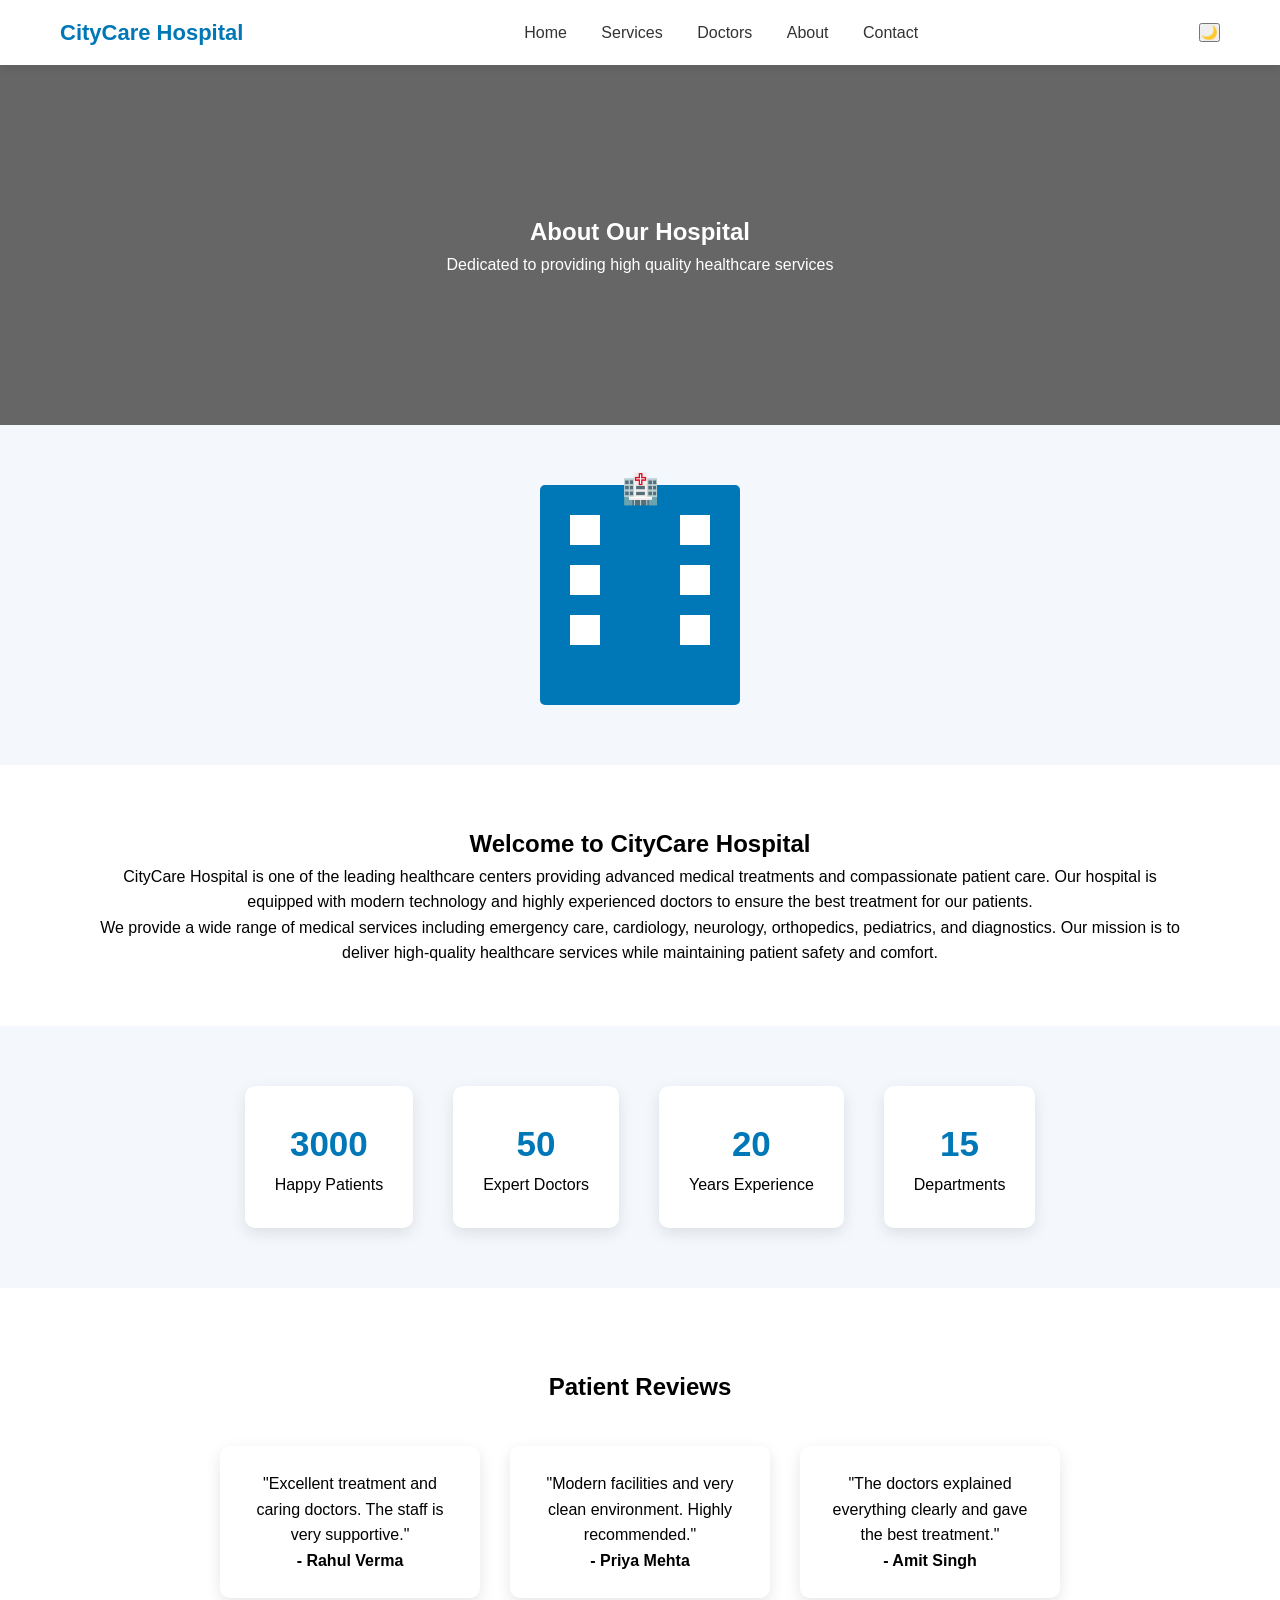
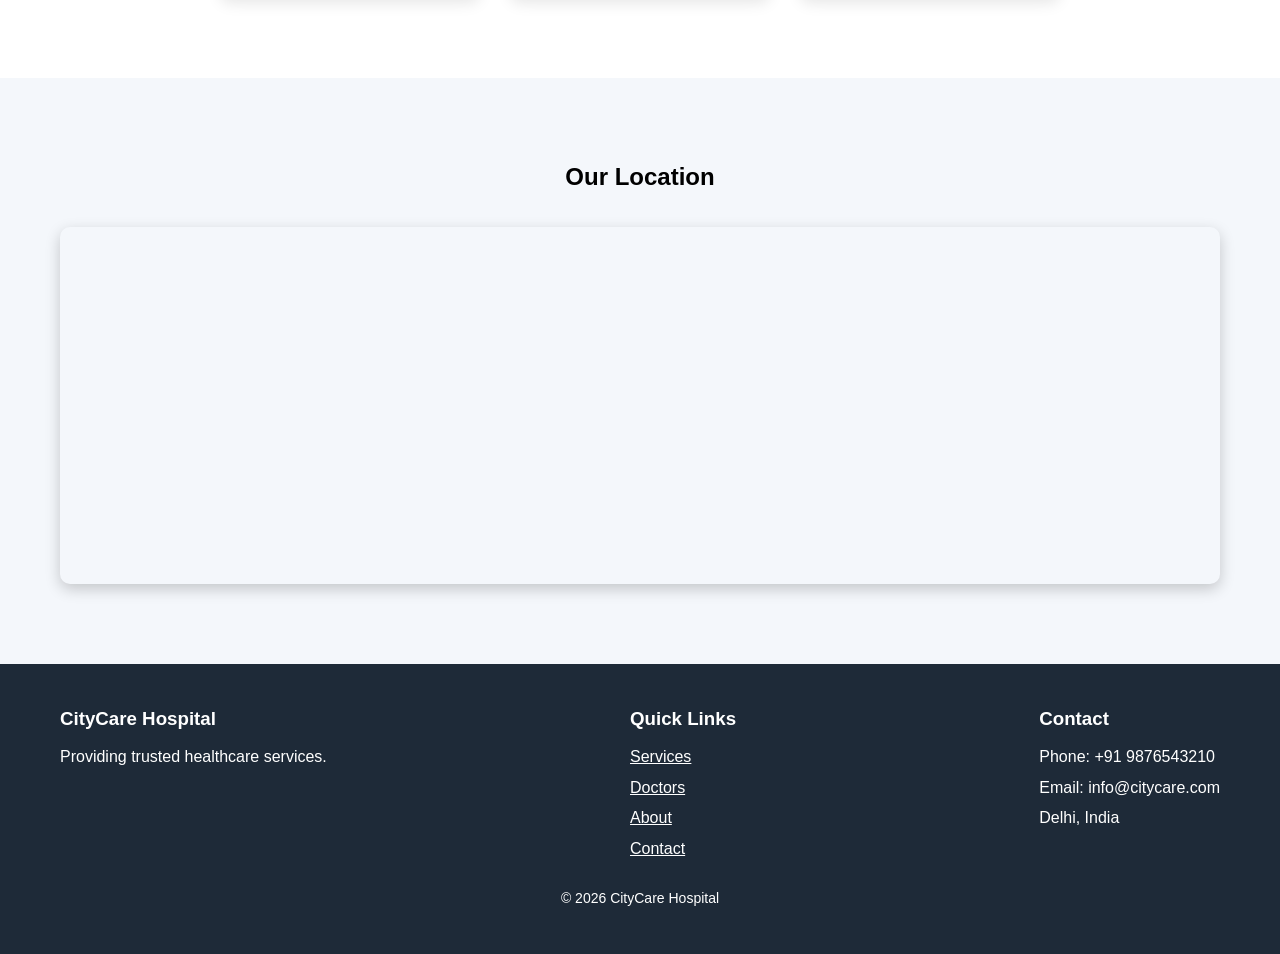
<file: about.html>
<!DOCTYPE html>
<html lang="en">

<head>
    <meta charset="UTF-8">
    <meta name="viewport" content="width=device-width, initial-scale=1.0">
    <title>About CityCare Hospital</title>
    <link rel="stylesheet" href="style.css">
</head>

<body>

    <header class="header">

        <div class="logo">CityCare Hospital</div>

        <div class="menu-toggle" id="menuToggle">
            ☰
        </div>

        <nav class="navbar" id="navbar">

            <a href="index.html">Home</a>
            <a href="services.html">Services</a>
            <a href="doctors.html">Doctors</a>
            <a href="about.html">About</a>
            <a href="contact.html">Contact</a>


        </nav>

        <button id="darkModeToggle">🌙</button>

    </header>


    <!-- HERO -->

    <section class="about-hero">

        <h1>About Our Hospital</h1>
        <p>Dedicated to providing high quality healthcare services</p>

    </section>


    <!-- HOSPITAL BUILDING ANIMATION -->

    <section class="hospital-animation">

        <div class="building">

            <div class="window"></div>
            <div class="window"></div>
            <div class="window"></div>
            <div class="window"></div>
            <div class="window"></div>
            <div class="window"></div>

            <div class="hospital-sign">🏥</div>

        </div>

    </section>


    <!-- ABOUT INFO -->

    <section class="about-info">

        <div class="about-text">

            <h2>Welcome to CityCare Hospital</h2>

            <p>
                CityCare Hospital is one of the leading healthcare centers providing
                advanced medical treatments and compassionate patient care. Our
                hospital is equipped with modern technology and highly experienced
                doctors to ensure the best treatment for our patients.
            </p>

            <p>
                We provide a wide range of medical services including emergency care,
                cardiology, neurology, orthopedics, pediatrics, and diagnostics.
                Our mission is to deliver high-quality healthcare services while
                maintaining patient safety and comfort.
            </p>

        </div>

    </section>


    <!-- STATISTICS -->

    <section class="hospital-stats">

        <div class="stat-box">
            <h2 class="counter" data-target="5000">0</h2>
            <p>Happy Patients</p>
        </div>

        <div class="stat-box">
            <h2 class="counter" data-target="50">0</h2>
            <p>Expert Doctors</p>
        </div>

        <div class="stat-box">
            <h2 class="counter" data-target="20">0</h2>
            <p>Years Experience</p>
        </div>

        <div class="stat-box">
            <h2 class="counter" data-target="15">0</h2>
            <p>Departments</p>
        </div>

    </section>


    <!-- REVIEWS -->

    <section class="reviews">

        <h2>Patient Reviews</h2>

        <div class="review-container">

            <div class="review-card">
                <p>"Excellent treatment and caring doctors. The staff is very supportive."</p>
                <h4>- Rahul Verma</h4>
            </div>

            <div class="review-card">
                <p>"Modern facilities and very clean environment. Highly recommended."</p>
                <h4>- Priya Mehta</h4>
            </div>

            <div class="review-card">
                <p>"The doctors explained everything clearly and gave the best treatment."</p>
                <h4>- Amit Singh</h4>
            </div>

        </div>

    </section>


    <!-- GOOGLE MAP -->

    <section class="location">

        <h2>Our Location</h2>

        <div class="map">

            <iframe src="https://www.google.com/maps?q=Delhi%20hospital&output=embed" width="100%" height="350"
                style="border:0;" allowfullscreen="" loading="lazy">
            </iframe>

        </div>

    </section>


    <footer class="footer">

        <div class="footer-content">

            <div>
                <h3>CityCare Hospital</h3>
                <p>Providing trusted healthcare services.</p>
            </div>

            <div>
                <h3>Quick Links</h3>
                <p><a href="services.html" style="color: white;">Services</a></p>
                <p><a href="doctors.html" style="color: white;">Doctors</a></p>
                <p><a href="about.html" style="color: white;">About</a></p>
                <p><a href="contact.html" style="color: white;">Contact</a></p>
            </div>

            <div>
                <h3>Contact</h3>
                <p>Phone: +91 9876543210</p>
                <p>Email: info@citycare.com</p>
                <p>Delhi, India</p>
            </div>

        </div>

        <p class="copyright">
            © 2026 CityCare Hospital
        </p>

    </footer>

    <script src="script.js"></script>

</body>

</html>
</file>
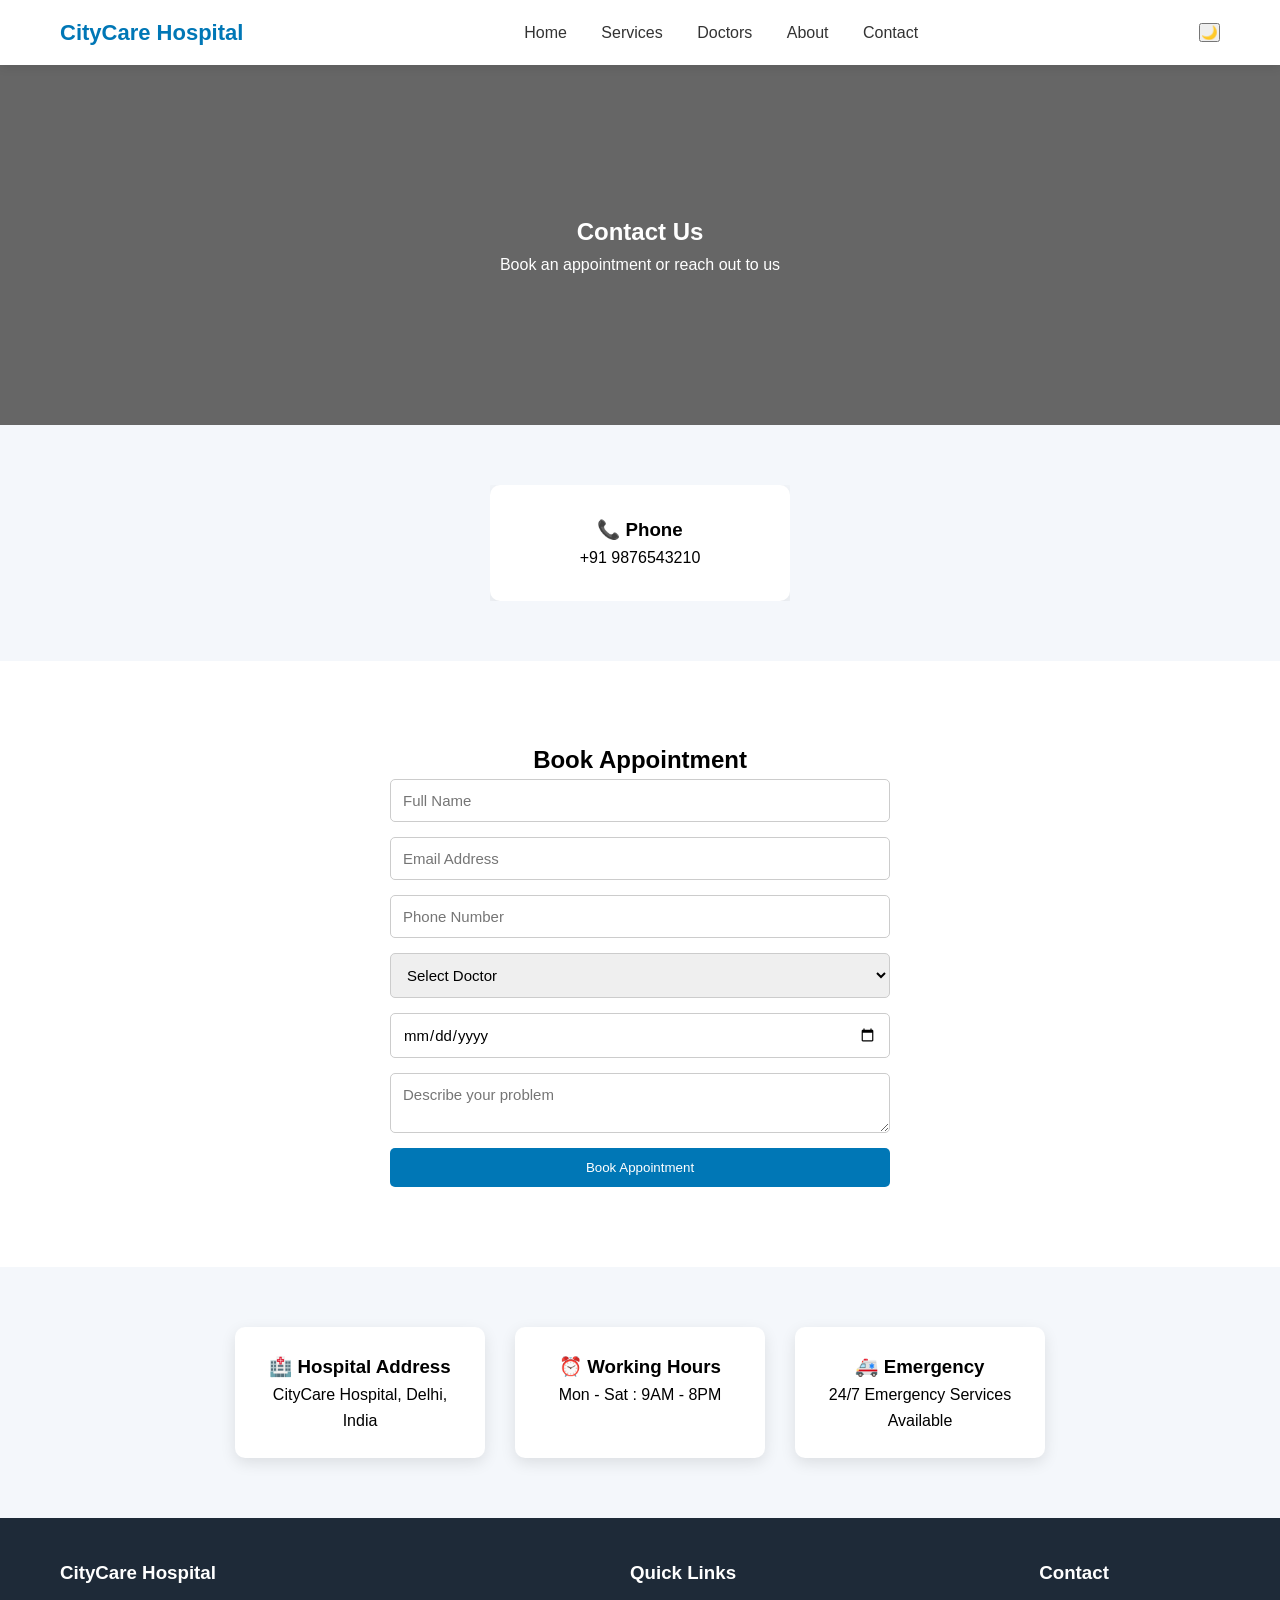
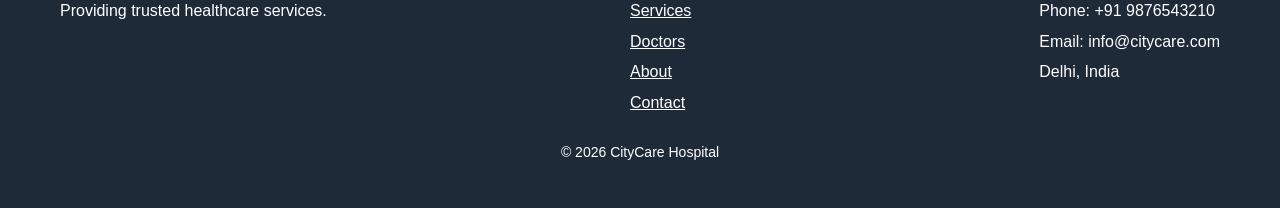
<file: contact.html>
<!DOCTYPE html>
<html lang="en">
<head>
<meta charset="UTF-8">
<meta name="viewport" content="width=device-width, initial-scale=1.0">
<title>Contact - CityCare Hospital</title>
<link rel="stylesheet" href="style.css">
</head>

<body>

<header class="header">

<div class="logo">CityCare Hospital</div>

<div class="menu-toggle" id="menuToggle">
☰
</div>

<nav class="navbar" id="navbar">

<a href="index.html">Home</a>
<a href="services.html">Services</a>
<a href="doctors.html">Doctors</a>
<a href="about.html">About</a>
<a href="contact.html">Contact</a>


</nav>

<button id="darkModeToggle">🌙</button>

</header>


<!-- HERO -->

<section class="contact-hero">
<h1>Contact Us</h1>
<p>Book an appointment or reach out to us</p>
</section>


<!-- CONTACT SLIDER -->

<section class="contact-slider">

<div class="slider">

<div class="slide active">
<h3>📞 Phone</h3>
<p>+91 9876543210</p>
</div>

<div class="slide">
<h3>📧 Email</h3>
<p>info@citycare.com</p>
</div>

<div class="slide">
<h3>📍 Address</h3>
<p>Delhi, India</p>
</div>

</div>

</section>


<!-- APPOINTMENT FORM -->

<section class="appointment-section">

<h2>Book Appointment</h2>

<form id="appointmentForm">

<input type="text" placeholder="Full Name" required>

<input type="email" placeholder="Email Address" required>

<input type="tel" placeholder="Phone Number" required>

<select required>
<option value="">Select Doctor</option>
<option>Dr. Rahul Sharma - Cardiologist</option>
<option>Dr. Priya Singh - Neurologist</option>
<option>Dr. Amit Kumar - Orthopedic</option>
</select>

<input type="date" required>

<textarea placeholder="Describe your problem"></textarea>

<button type="submit">Book Appointment</button>

</form>

</section>


<!-- CONTACT INFO -->

<section class="contact-info">

<div class="info-box">
<h3>🏥 Hospital Address</h3>
<p>CityCare Hospital, Delhi, India</p>
</div>

<div class="info-box">
<h3>⏰ Working Hours</h3>
<p>Mon - Sat : 9AM - 8PM</p>
</div>

<div class="info-box">
<h3>🚑 Emergency</h3>
<p>24/7 Emergency Services Available</p>
</div>

</section>


<footer class="footer">

<div class="footer-content">

<div>
<h3>CityCare Hospital</h3>
<p>Providing trusted healthcare services.</p>
</div>

<div>
<h3>Quick Links</h3>
<p><a href="services.html" style="color: white;">Services</a></p>
<p><a href="doctors.html" style="color: white;">Doctors</a></p>
<p><a href="about.html" style="color: white;">About</a></p>
<p><a href="contact.html" style="color: white;">Contact</a></p>
</div>

<div>
<h3>Contact</h3>
<p>Phone: +91 9876543210</p>
<p>Email: info@citycare.com</p>
<p>Delhi, India</p>
</div>

</div>

<p class="copyright">
© 2026 CityCare Hospital
</p>

</footer>

<script src="script.js"></script>

</body>
</html>
</file>
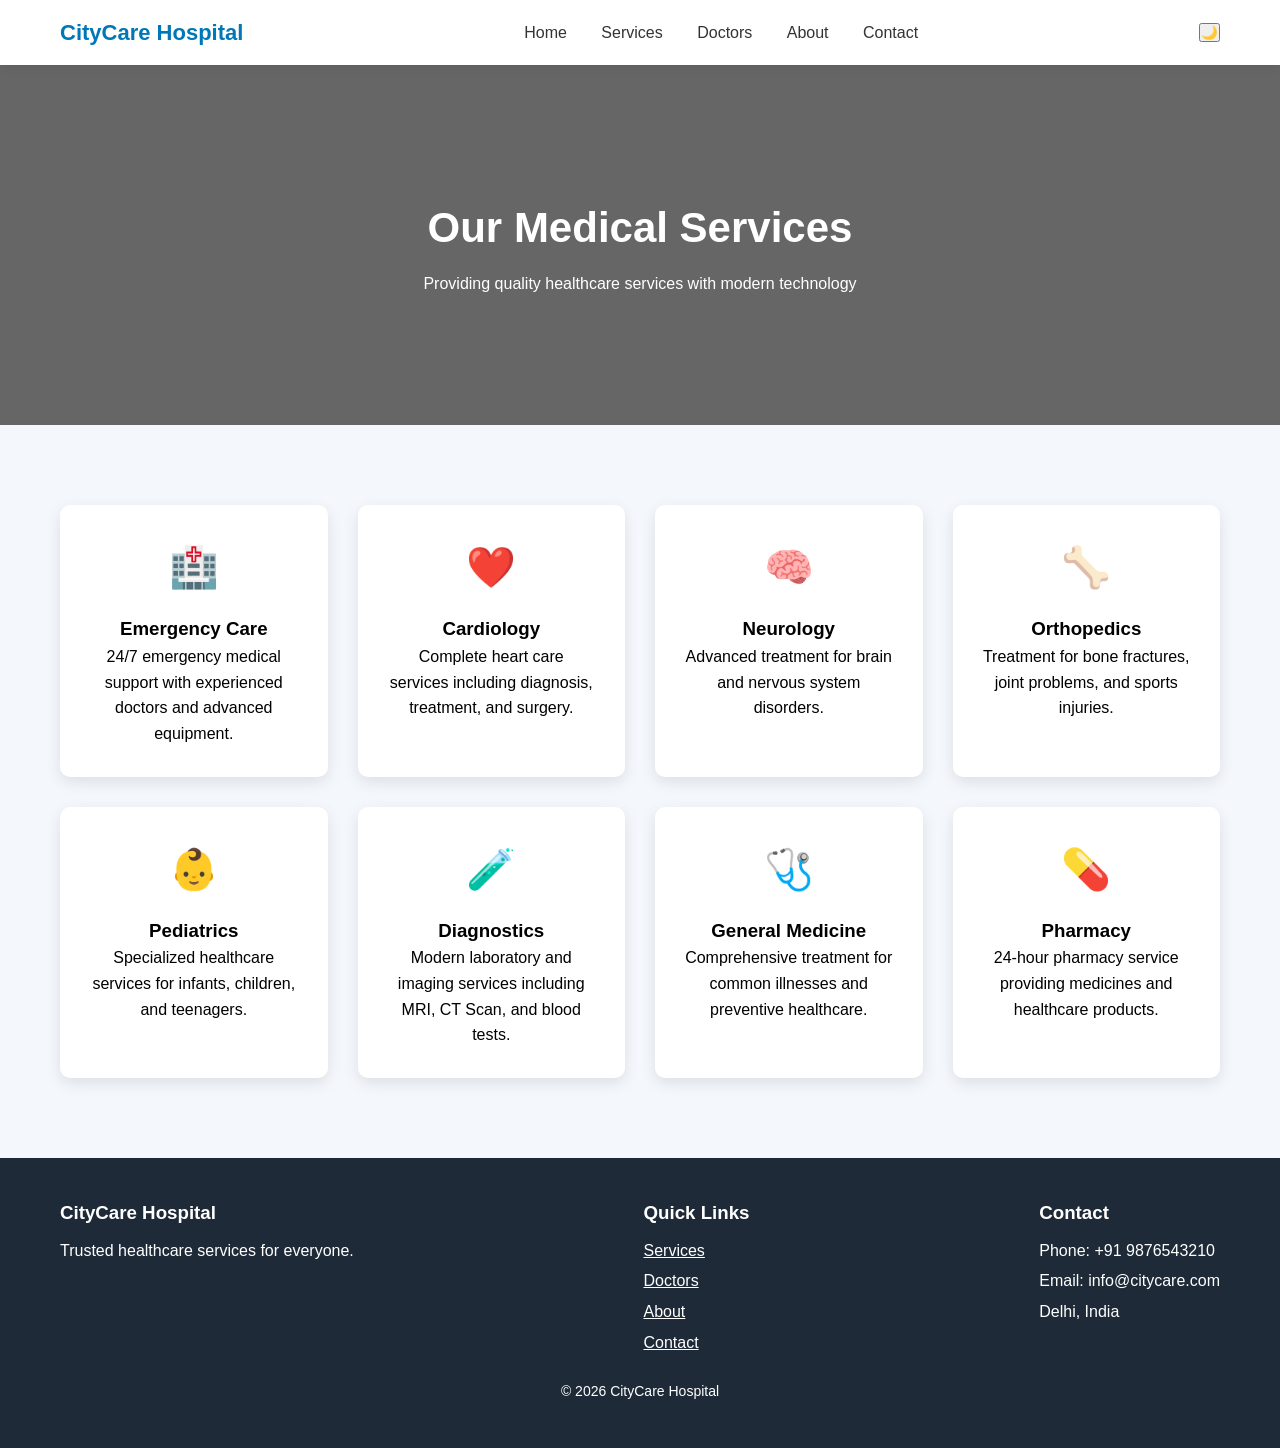
<file: services.html>
<!DOCTYPE html>
<html lang="en">

<head>
    <meta charset="UTF-8">
    <meta name="viewport" content="width=device-width, initial-scale=1.0">
    <title>Hospital Services</title>
    <link rel="stylesheet" href="style.css">
</head>

<body>

    <header class="header">

        <div class="logo">CityCare Hospital</div>

        <div class="menu-toggle" id="menuToggle">
            ☰
        </div>

        <nav class="navbar" id="navbar">

            <a href="index.html">Home</a>
            <a href="services.html">Services</a>
            <a href="doctors.html">Doctors</a>
            <a href="about.html">About</a>
            <a href="contact.html">Contact</a>


        </nav>

        <button id="darkModeToggle">🌙</button>

    </header>


    <section class="service-hero">
        <h1>Our Medical Services</h1>
        <p>Providing quality healthcare services with modern technology</p>
    </section>


    <section class="services-page">

        <div class="service-box">
            <div class="icon">🏥</div>
            <h3>Emergency Care</h3>
            <p>24/7 emergency medical support with experienced doctors and advanced equipment.</p>
        </div>

        <div class="service-box">
            <div class="icon">❤️</div>
            <h3>Cardiology</h3>
            <p>Complete heart care services including diagnosis, treatment, and surgery.</p>
        </div>

        <div class="service-box">
            <div class="icon">🧠</div>
            <h3>Neurology</h3>
            <p>Advanced treatment for brain and nervous system disorders.</p>
        </div>

        <div class="service-box">
            <div class="icon">🦴</div>
            <h3>Orthopedics</h3>
            <p>Treatment for bone fractures, joint problems, and sports injuries.</p>
        </div>

        <div class="service-box">
            <div class="icon">👶</div>
            <h3>Pediatrics</h3>
            <p>Specialized healthcare services for infants, children, and teenagers.</p>
        </div>

        <div class="service-box">
            <div class="icon">🧪</div>
            <h3>Diagnostics</h3>
            <p>Modern laboratory and imaging services including MRI, CT Scan, and blood tests.</p>
        </div>

        <div class="service-box">
            <div class="icon">🩺</div>
            <h3>General Medicine</h3>
            <p>Comprehensive treatment for common illnesses and preventive healthcare.</p>
        </div>

        <div class="service-box">
            <div class="icon">💊</div>
            <h3>Pharmacy</h3>
            <p>24-hour pharmacy service providing medicines and healthcare products.</p>
        </div>

    </section>


    <footer class="footer">

        <div class="footer-content">

            <div>
                <h3>CityCare Hospital</h3>
                <p>Trusted healthcare services for everyone.</p>
            </div>

            <div>
                <h3>Quick Links</h3>
                <p><a href="services.html" style="color: white;">Services</a></p>
                <p><a href="doctors.html" style="color: white;">Doctors</a></p>
                <p><a href="about.html" style="color: white;">About</a></p>
                <p><a href="contact.html" style="color: white;">Contact</a></p>
            </div>

            <div>
                <h3>Contact</h3>
                <p>Phone: +91 9876543210</p>
                <p>Email: info@citycare.com</p>
                <p>Delhi, India</p>
            </div>

        </div>

        <p class="copyright">
            © 2026 CityCare Hospital
        </p>

    </footer>

    <script src="script.js"></script>

</body>

</html>
</file>
<file: style.css>
* {
    margin: 0;
    padding: 0;
    box-sizing: border-box;
    font-family: Arial, Helvetica, sans-serif;
}

body {
    line-height: 1.6;
}

/* Header */

.header {
    position: sticky;
    top: 0;
    background: white;
    display: flex;
    justify-content: space-between;
    align-items: center;
    padding: 15px 60px;
    box-shadow: 0 2px 10px rgba(0, 0, 0, 0.1);
    z-index: 1000;
}

.logo {
    font-size: 22px;
    font-weight: bold;
    color: #0077b6;
}

.navbar a {
    margin: 0 15px;
    text-decoration: none;
    color: #333;
    font-weight: 500;
}

.navbar a:hover {
    color: #0077b6;
}

.appointment-btn {
    background: #0077b6;
    color: white;
    border: none;
    padding: 10px 18px;
    border-radius: 5px;
    cursor: pointer;
}

.appointment-btn:hover {
    background: #005f8d;
}

/* Hero Section */

.hero {
    height: 90vh;
    background: linear-gradient(rgba(0, 0, 0, 0.5), rgba(0, 0, 0, 0.5)),
        url("https://images.unsplash.com/photo-1586773860418-d37222d8fce3");
    background-size: cover;
    background-position: center;
    display: flex;
    align-items: center;
    justify-content: center;
    text-align: center;
    color: white;
}

.hero h1 {
    font-size: 50px;
    margin-bottom: 20px;
}

.hero-btn {
    padding: 12px 25px;
    background: #00b4d8;
    border: none;
    color: white;
    font-size: 16px;
    cursor: pointer;
    border-radius: 5px;
}

/* Services */

.services {
    padding: 80px 60px;
    text-align: center;
    background: #f4f7fb;
}

.service-container {
    display: grid;
    grid-template-columns: repeat(auto-fit, minmax(220px, 1fr));
    gap: 25px;
    margin-top: 40px;
}

.card {
    background: white;
    padding: 25px;
    border-radius: 10px;
    box-shadow: 0 3px 10px rgba(0, 0, 0, 0.1);
    transition: 0.3s;
}

.card:hover {
    transform: translateY(-10px);
}

/* Doctors */

.doctors {
    padding: 80px 60px;
    text-align: center;
}

.doctor-container {
    display: flex;
    justify-content: center;
    gap: 30px;
    margin-top: 40px;
    flex-wrap: wrap;
}

.doctor-card {
    background: white;
    padding: 20px;
    border-radius: 10px;
    box-shadow: 0 3px 10px rgba(0, 0, 0, 0.1);
}

.doctor-card img {
    width: 120px;
    border-radius: 50%;
    margin-bottom: 15px;
}

/* About */

.about {
    padding: 80px 100px;
    text-align: center;
    background: #f4f7fb;
}

/* Footer */

.footer {
    background: #1e2a38;
    color: white;
    padding: 40px 60px;
}

.footer-content {
    display: flex;
    justify-content: space-between;
    flex-wrap: wrap;
    margin-bottom: 20px;
}

.footer h3 {
    margin-bottom: 10px;
}

.footer p {
    margin-bottom: 5px;
}

.copyright {
    text-align: center;
    margin-top: 20px;
    font-size: 14px;
}

/* SERVICE PAGE HERO */

.service-hero {
    height: 40vh;
    background: linear-gradient(rgba(0, 0, 0, 0.6), rgba(0, 0, 0, 0.6)),
        url("https://images.unsplash.com/photo-1576091160550-2173dba999ef");
    background-size: cover;
    background-position: center;
    display: flex;
    flex-direction: column;
    justify-content: center;
    align-items: center;
    color: white;
    text-align: center;
    animation: fadeIn 2s;
}

.service-hero h1 {
    font-size: 42px;
    margin-bottom: 10px;
}

/* SERVICES PAGE */

.services-page {
    padding: 80px 60px;
    display: grid;
    grid-template-columns: repeat(auto-fit, minmax(250px, 1fr));
    gap: 30px;
    background: #f4f7fb;
}

/* SERVICE CARD */

.service-box {
    background: white;
    padding: 30px;
    border-radius: 10px;
    text-align: center;
    box-shadow: 0 5px 15px rgba(0, 0, 0, 0.1);
    transition: 0.4s;
    animation: slideUp 1s ease;
}

.service-box:hover {
    transform: translateY(-12px) scale(1.03);
    box-shadow: 0 10px 25px rgba(0, 0, 0, 0.2);
}

/* ICON */

.icon {
    font-size: 40px;
    margin-bottom: 15px;
    animation: float 3s infinite ease-in-out;
}

/* ANIMATIONS */

@keyframes slideUp {
    from {
        opacity: 0;
        transform: translateY(40px);
    }

    to {
        opacity: 1;
        transform: translateY(0);
    }
}

@keyframes fadeIn {
    from {
        opacity: 0;
    }

    to {
        opacity: 1;
    }
}

@keyframes float {
    0% {
        transform: translateY(0px);
    }

    50% {
        transform: translateY(-8px);
    }

    100% {
        transform: translateY(0px);
    }
}

/* DOCTOR HERO */

.doctor-hero {
    height: 40vh;
    background: linear-gradient(rgba(0, 0, 0, 0.6), rgba(0, 0, 0, 0.6)),
        url("https://images.unsplash.com/photo-1582750433449-648ed127bb54");
    background-size: cover;
    background-position: center;
    display: flex;
    flex-direction: column;
    justify-content: center;
    align-items: center;
    color: white;
    text-align: center;
    animation: fadeIn 2s;
}

.doctor-hero h1 {
    font-size: 40px;
    margin-bottom: 10px;
}


/* DOCTOR SECTION */

.doctors-page {
    padding: 80px 60px;
    display: grid;
    grid-template-columns: repeat(auto-fit, minmax(280px, 1fr));
    gap: 30px;
    background: #f4f7fb;
}


/* DOCTOR CARD */

.doctor-profile {
    background: white;
    padding: 30px;
    border-radius: 15px;
    text-align: center;
    box-shadow: 0 5px 15px rgba(0, 0, 0, 0.1);
    transition: 0.4s;
    position: relative;
    overflow: hidden;
    animation: slideUp 1s ease;
}

/* CARD HOVER EFFECT */

.doctor-profile:hover {
    transform: translateY(-12px) scale(1.03);
    box-shadow: 0 12px 30px rgba(0, 0, 0, 0.2);
}

/* GRADIENT BORDER EFFECT */

.doctor-profile::before {
    content: "";
    position: absolute;
    top: 0;
    left: 0;
    width: 100%;
    height: 5px;
    background: linear-gradient(90deg, #00b4d8, #0077b6);
}

/* IMAGE */

.doctor-img img {
    width: 120px;
    border-radius: 50%;
    margin-bottom: 15px;
    transition: 0.4s;
}

.doctor-profile:hover img {
    transform: scale(1.1);
}

/* SPECIALITY */

.speciality {
    color: #0077b6;
    font-weight: bold;
    margin-bottom: 10px;
}

/* DESCRIPTION */

.doctor-desc {
    font-size: 14px;
    margin-bottom: 20px;
}

/* BUTTON */

.doctor-btn {
    padding: 10px 20px;
    border: none;
    background: #0077b6;
    color: white;
    border-radius: 5px;
    cursor: pointer;
    transition: 0.3s;
}

.doctor-btn:hover {
    background: #005f8d;
    transform: scale(1.05);
}


/* HIGHLIGHT SECTION */

.doctor-highlight {
    padding: 80px 60px;
    text-align: center;
}

.highlight-container {
    display: flex;
    gap: 30px;
    justify-content: center;
    flex-wrap: wrap;
    margin-top: 40px;
}

.highlight-box {
    background: white;
    padding: 25px;
    border-radius: 10px;
    width: 260px;
    box-shadow: 0 5px 15px rgba(0, 0, 0, 0.1);
    transition: 0.4s;
    animation: slideUp 1.2s ease;
}

.highlight-box:hover {
    transform: translateY(-10px);
    box-shadow: 0 10px 25px rgba(0, 0, 0, 0.2);
}


/* ABOUT HERO */

.about-hero {
    height: 40vh;
    background: linear-gradient(rgba(0, 0, 0, 0.6), rgba(0, 0, 0, 0.6)),
        url("https://images.unsplash.com/photo-1579684385127-1ef15d508118");
    background-size: cover;
    background-position: center;
    display: flex;
    flex-direction: column;
    justify-content: center;
    align-items: center;
    color: white;
    text-align: center;
    animation: fadeIn 2s;
}

/* HOSPITAL BUILDING */

.hospital-animation {
    display: flex;
    justify-content: center;
    padding: 60px;
    background: #f4f7fb;
}

.building {
    width: 200px;
    height: 220px;
    background: #0077b6;
    position: relative;
    border-radius: 5px;
    animation: buildingRise 2s ease;
}

.window {
    width: 30px;
    height: 30px;
    background: white;
    position: absolute;
    animation: windowBlink 2s infinite;
}

.window:nth-child(1) {
    top: 30px;
    left: 30px;
}

.window:nth-child(2) {
    top: 30px;
    right: 30px;
}

.window:nth-child(3) {
    top: 80px;
    left: 30px;
}

.window:nth-child(4) {
    top: 80px;
    right: 30px;
}

.window:nth-child(5) {
    top: 130px;
    left: 30px;
}

.window:nth-child(6) {
    top: 130px;
    right: 30px;
}

.hospital-sign {
    position: absolute;
    top: -20px;
    left: 50%;
    transform: translateX(-50%);
    font-size: 30px;
}

/* ABOUT TEXT */

.about-info {
    padding: 60px 100px;
    text-align: center;
}

/* STATS */

.hospital-stats {
    display: flex;
    justify-content: center;
    gap: 40px;
    padding: 60px;
    background: #f4f7fb;
    flex-wrap: wrap;
}

.stat-box {
    background: white;
    padding: 30px;
    border-radius: 10px;
    text-align: center;
    box-shadow: 0 5px 15px rgba(0, 0, 0, 0.1);
    transition: 0.3s;
}

.stat-box:hover {
    transform: translateY(-10px);
}

.stat-box h2 {
    color: #0077b6;
    font-size: 35px;
}

/* REVIEWS */

.reviews {
    padding: 80px 60px;
    text-align: center;
}

.review-container {
    display: flex;
    gap: 30px;
    justify-content: center;
    flex-wrap: wrap;
    margin-top: 40px;
}

.review-card {
    background: white;
    padding: 25px;
    border-radius: 10px;
    width: 260px;
    box-shadow: 0 5px 15px rgba(0, 0, 0, 0.1);
    transition: 0.4s;
}

.review-card:hover {
    transform: scale(1.05);
}

/* LOCATION */

.location {
    padding: 80px 60px;
    text-align: center;
    background: #f4f7fb;
}

.map {
    margin-top: 30px;
    border-radius: 10px;
    overflow: hidden;
    box-shadow: 0 5px 15px rgba(0, 0, 0, 0.2);
}

/* ANIMATIONS */

@keyframes buildingRise {
    from {
        transform: translateY(50px);
        opacity: 0;
    }

    to {
        transform: translateY(0);
        opacity: 1;
    }
}

@keyframes windowBlink {
    0% {
        background: white;
    }

    50% {
        background: #90e0ef;
    }

    100% {
        background: white;
    }
}


/* CONTACT HERO */

.contact-hero {
    height: 40vh;
    background: linear-gradient(rgba(0, 0, 0, 0.6), rgba(0, 0, 0, 0.6)),
        url("https://images.unsplash.com/photo-1581594693702-fbdc51b2763b");
    background-size: cover;
    background-position: center;
    display: flex;
    flex-direction: column;
    justify-content: center;
    align-items: center;
    color: white;
    text-align: center;
    animation: fadeIn 2s;
}


/* CONTACT SLIDER */

.contact-slider {
    display: flex;
    justify-content: center;
    padding: 60px;
    background: #f4f7fb;
}

.slider {
    width: 300px;
    overflow: hidden;
    position: relative;
}

.slide {
    display: none;
    background: white;
    padding: 30px;
    text-align: center;
    border-radius: 10px;
    box-shadow: 0 5px 20px rgba(0, 0, 0, 0.1);
    animation: slideUp 1s;
}

.slide.active {
    display: block;
}


/* APPOINTMENT FORM */

.appointment-section {
    padding: 80px 60px;
    text-align: center;
}

#appointmentForm {
    max-width: 500px;
    margin: auto;
    display: flex;
    flex-direction: column;
    gap: 15px;
}

#appointmentForm input,
#appointmentForm select,
#appointmentForm textarea {

    padding: 12px;
    border: 1px solid #ccc;
    border-radius: 5px;
    font-size: 15px;
}

#appointmentForm button {
    padding: 12px;
    background: #0077b6;
    color: white;
    border: none;
    border-radius: 5px;
    cursor: pointer;
    transition: 0.3s;
}

#appointmentForm button:hover {
    background: #005f8d;
    transform: scale(1.05);
}


/* CONTACT INFO */

.contact-info {
    display: flex;
    justify-content: center;
    gap: 30px;
    flex-wrap: wrap;
    padding: 60px;
    background: #f4f7fb;
}

.info-box {
    background: white;
    padding: 25px;
    border-radius: 10px;
    width: 250px;
    text-align: center;
    box-shadow: 0 5px 15px rgba(0, 0, 0, 0.1);
    transition: 0.4s;
}

.info-box:hover {
    transform: translateY(-10px);
    box-shadow: 0 10px 25px rgba(0, 0, 0, 0.2);
}






/* MOBILE MENU */

.menu-toggle {
    display: none;
    font-size: 25px;
    cursor: pointer;
}

/* RESPONSIVE */

@media(max-width:768px) {

    .navbar {
        position: absolute;
        top: 90px;
        left: 0;
        width: 100%;
        background: white;
        flex-direction: column;
        display: none;
    }

    .navbar.active {
        display: flex;
    }

    .menu-toggle {
        display: block;
    }

}

/* DARK MODE */

body.dark {
    background: #121212;
    color: white;
}

body.dark .header {
    background: #1e1e1e;
}

body.dark .card,
body.dark .service-box,
body.dark .doctor-profile,
body.dark .info-box {
    background: #1f1f1f;
    color: white;
}
</file>
